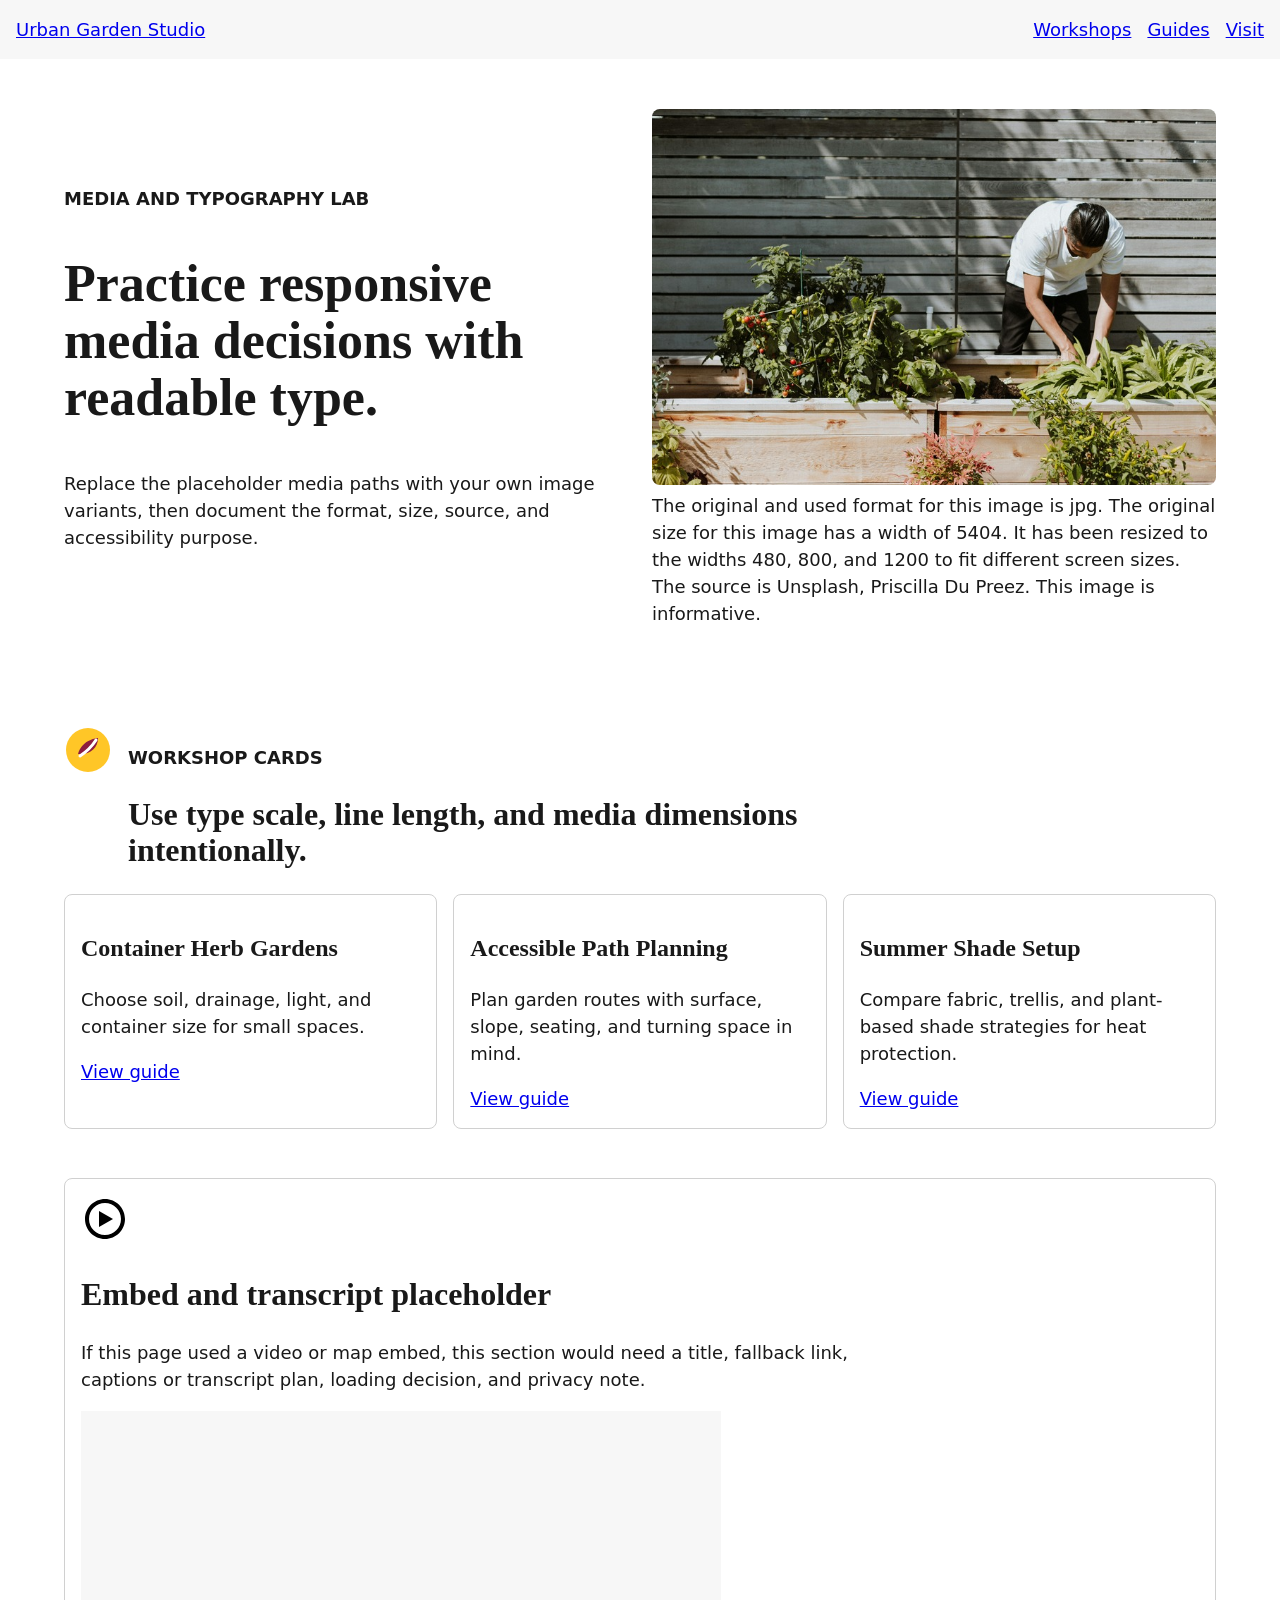
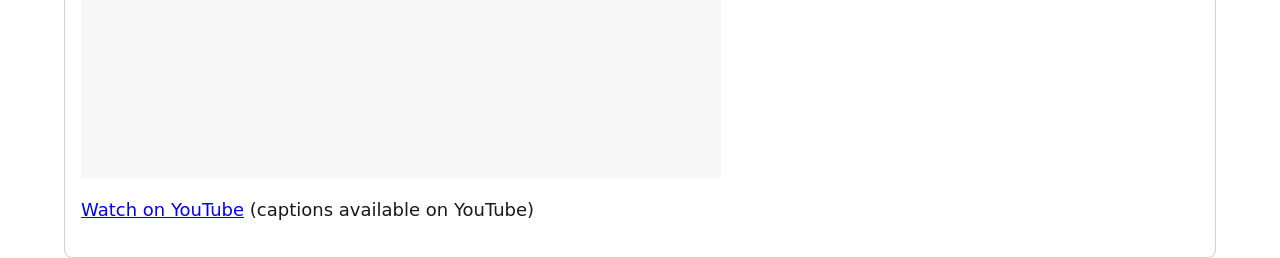
<file: index.html>
<!doctype html>
<html lang="en">
<head>
  <meta charset="utf-8">
  <meta name="viewport" content="width=device-width, initial-scale=1">
  <title>Urban Garden Studio</title>
  <link rel="stylesheet" href="styles.css">
</head>
<body>
  <header class="site-header">
    <a class="site-logo" href="#">Urban Garden Studio</a>
    <nav aria-label="Main navigation">
      <ul class="nav-list">
        <li><a aria-current="page" href="#">Workshops</a></li>
        <li><a href="#">Guides</a></li>
        <li><a href="#">Visit</a></li>
      </ul>
    </nav>
  </header>

  <main>
    <section class="hero">
      <div class="hero-text">
        <p class="eyebrow">Media and typography lab</p>
        <h1>Practice responsive media decisions with readable type.</h1>
        <p>Replace the placeholder media paths with your own image variants, then document the format, size, source, and accessibility purpose.</p>
      </div>
      <figure class="hero-media">
        <img
          src="assets/garden-800.jpg"
          srcset="assets/garden-480.jpg 480w,
                  assets/garden-800.jpg 800w,
                  assets/garden-1200.jpg 1200w"
          sizes="(min-width: 56rem) 50vw, 100vw"
          width="1200" height="800"
          alt="Man tending to outdoor garden">
        <figcaption>The original and used format for this image is jpg. The original size for this image has a width of 5404. It has been resized to the widths 480, 800, and 1200 to fit different screen sizes. The source is Unsplash, Priscilla Du Preez. This image is informative.</figcaption>
      </figure>
    </section>

    <section class="section">
      <div class="section-heading">
        <img class="section-icon" src="assets/sample-icon.svg" alt="" width="48" height="48">
        <div>
          <p class="eyebrow">Workshop cards</p>
          <h2>Use type scale, line length, and media dimensions intentionally.</h2>
        </div>
      </div>

      <div class="card-grid">
        <article class="card">
          <h3>Container Herb Gardens</h3>
          <p>Choose soil, drainage, light, and container size for small spaces.</p>
          <a href="#">View guide</a>
        </article>
        <article class="card">
          <h3>Accessible Path Planning</h3>
          <p>Plan garden routes with surface, slope, seating, and turning space in mind.</p>
          <a href="#">View guide</a>
        </article>
        <article class="card">
          <h3>Summer Shade Setup</h3>
          <p>Compare fabric, trellis, and plant-based shade strategies for heat protection.</p>
          <a href="#">View guide</a>
        </article>
      </div>
    </section>

    <section class="section media-check">
      <!--Added Video SVG Icon, purely decorative, sourced from Unsplash by Boxicons-->
      <img class="section-icon" src="assets/video-icon.svg" alt="" width="48" height="48">
      <h2>Embed and transcript placeholder</h2>
      <p>If this page used a video or map embed, this section would need a title, fallback link, captions or transcript plan, loading decision, and privacy note.</p>
      <div class="media-frame">
        <iframe
          src="https://www.youtube-nocookie.com/embed/FKF0ZcbIwfY"
          title="Garden workshop video"
          width="560" height="315"
          loading="lazy"
          allow="accelerometer; autoplay; clipboard-write; encrypted-media; gyroscope; picture-in-picture; web-share"
          referrerpolicy="strict-origin-when-cross-origin"
          allowfullscreen>
        </iframe>
      </div>
      <p><a href="https://www.youtube.com/watch?v=FKF0ZcbIwfY">Watch on YouTube</a> (captions available on YouTube)</p>
    </section>
  </main>
</body>
</html>
</file>
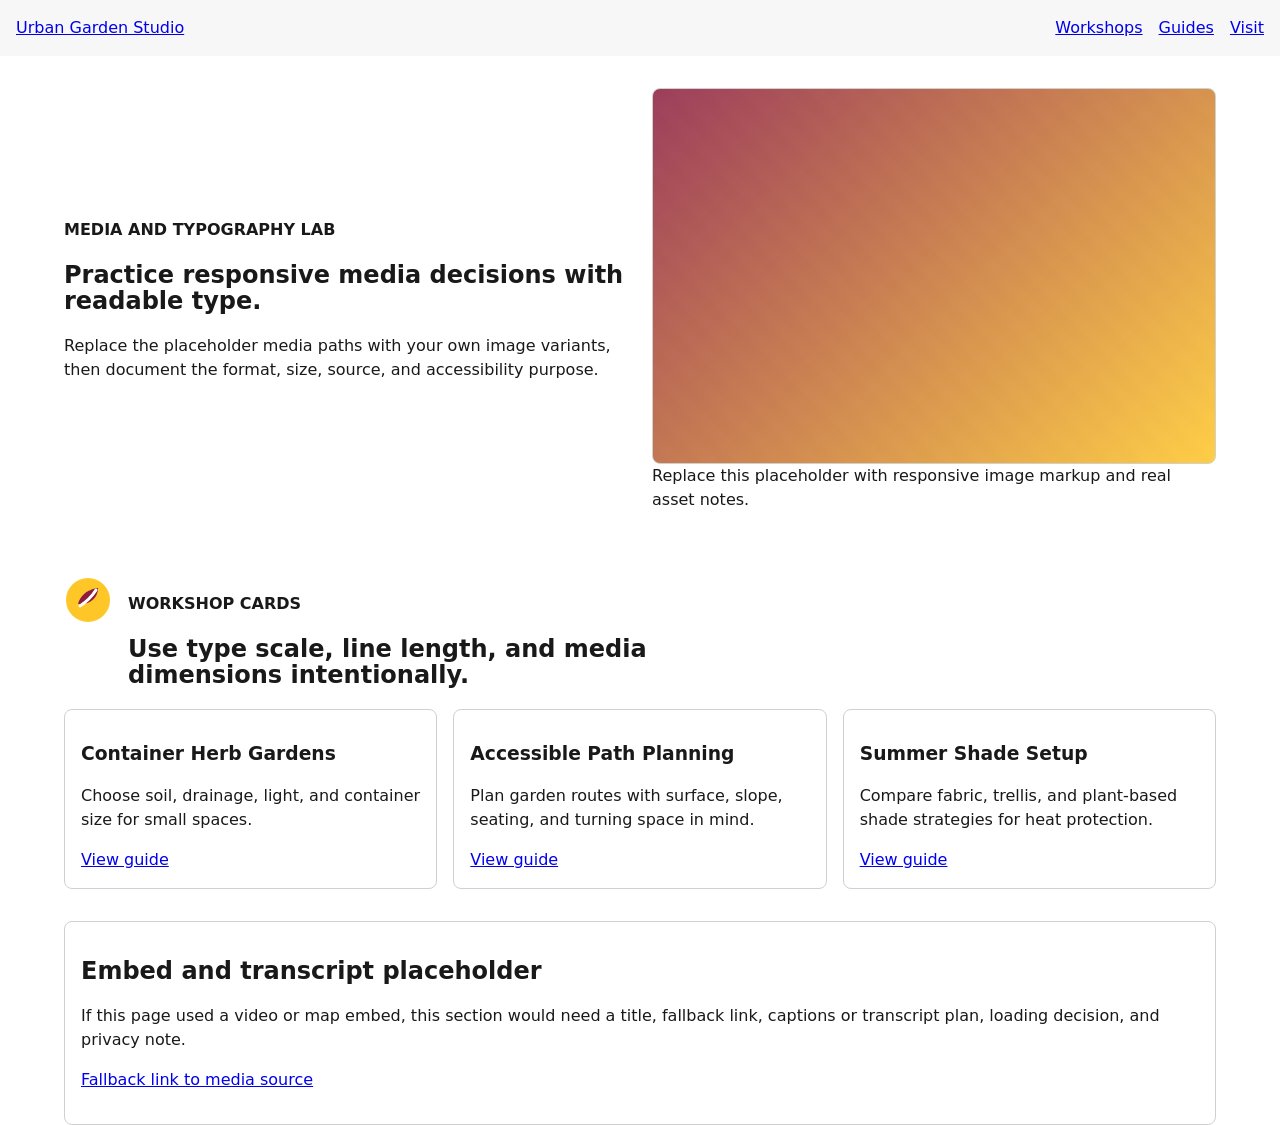
<file: media-typography-starter/index.html>
<!doctype html>
<html lang="en">
<head>
  <meta charset="utf-8">
  <meta name="viewport" content="width=device-width, initial-scale=1">
  <title>Urban Garden Studio</title>
  <link rel="stylesheet" href="styles.css">
</head>
<body>
  <header class="site-header">
    <a class="site-logo" href="#">Urban Garden Studio</a>
    <nav aria-label="Main navigation">
      <ul class="nav-list">
        <li><a aria-current="page" href="#">Workshops</a></li>
        <li><a href="#">Guides</a></li>
        <li><a href="#">Visit</a></li>
      </ul>
    </nav>
  </header>

  <main>
    <section class="hero">
      <div class="hero-text">
        <p class="eyebrow">Media and typography lab</p>
        <h1>Practice responsive media decisions with readable type.</h1>
        <p>Replace the placeholder media paths with your own image variants, then document the format, size, source, and accessibility purpose.</p>
      </div>
      <figure class="hero-media">
        <div class="placeholder-image" role="img" aria-label="Placeholder for a responsive garden workshop image"></div>
        <figcaption>Replace this placeholder with responsive image markup and real asset notes.</figcaption>
      </figure>
    </section>

    <section class="section">
      <div class="section-heading">
        <img class="section-icon" src="assets/sample-icon.svg" alt="" width="48" height="48">
        <div>
          <p class="eyebrow">Workshop cards</p>
          <h2>Use type scale, line length, and media dimensions intentionally.</h2>
        </div>
      </div>

      <div class="card-grid">
        <article class="card">
          <h3>Container Herb Gardens</h3>
          <p>Choose soil, drainage, light, and container size for small spaces.</p>
          <a href="#">View guide</a>
        </article>
        <article class="card">
          <h3>Accessible Path Planning</h3>
          <p>Plan garden routes with surface, slope, seating, and turning space in mind.</p>
          <a href="#">View guide</a>
        </article>
        <article class="card">
          <h3>Summer Shade Setup</h3>
          <p>Compare fabric, trellis, and plant-based shade strategies for heat protection.</p>
          <a href="#">View guide</a>
        </article>
      </div>
    </section>

    <section class="section media-check">
      <h2>Embed and transcript placeholder</h2>
      <p>If this page used a video or map embed, this section would need a title, fallback link, captions or transcript plan, loading decision, and privacy note.</p>
      <p><a href="#">Fallback link to media source</a></p>
    </section>
  </main>
</body>
</html>
</file>
<file: styles.css>
@layer reset, base, layout, components, utilities;

@layer reset {
  *,
  *::before,
  *::after {
    box-sizing: border-box;
  }

  body {
    margin: 0;
  }
}

@layer base {
  :root {
    --color-text: #191919;
    --color-surface: #ffffff;
    --color-muted: #f7f7f7;
    --color-accent: #8c1d40;
    --color-gold: #ffc627;
    --color-border: #d0d0d0;
    --font-body: system-ui, -apple-system, BlinkMacSystemFont, "Segoe UI", sans-serif;
    --font-heading: Georgia, "Times New Roman", serif;
    --step-0: clamp(1rem, 0.95rem + 0.25vw, 1.125rem);
    --step-1: clamp(1.25rem, 1.1rem + 0.6vw, 1.5rem);
    --step-2: clamp(1.5rem, 1.2rem + 1.2vw, 2rem);
    --step-4: clamp(2rem, 1.4rem + 2.5vw, 3.25rem);
    --space-8: clamp(2rem, 1.5rem + 2vw, 3.5rem);
    --measure: 68ch;
    --space-4: 1rem;
    --space-6: 1.5rem;

    --heading-line-height: 1.1;
    --body-line-height: 1.5;
  }

  body {
    color: var(--color-text);
    background: var(--color-surface);
    font-family: var(--font-body);
    font-size: var(--step-0);
    line-height: var(--body-line-height);
  }

  img,
  svg,
  video {
    max-inline-size: 100%;
    block-size: auto;
  }

  h1,
  h2,
  h3 {
    line-height: var(--heading-line-height);
    font-family: var(--font-heading);
  }
  
  h1 { 
    font-size: var(--step-4); 
  }
  
  h2 { 
    font-size: var(--step-2); 
  }
  
  h3 { 
    font-size: var(--step-1); 
  }
  
  p { 
    max-inline-size: var(--measure); 
  }

}

@layer layout {
  main {
    inline-size: min(100% - 2rem, 72rem);
    margin-inline: auto;
  }

  .hero {
    display: grid;
    gap: var(--space-6);
    padding-block: var(--space-8);
  }

  .section {
    padding-block: var(--space-8);
  }

  .card-grid {
    display: grid;
    grid-template-columns: repeat(auto-fit, minmax(min(18rem, 100%), 1fr));
    gap: var(--space-4);
  }

  @media (min-width: 56rem) {
    .hero {
      grid-template-columns: 1fr 1fr;
      align-items: center;
    }
  }

  .media-frame {
    aspect-ratio: 16 / 9;
    inline-size: 100%;
    max-inline-size: 40rem;
    background: var(--color-muted);
  }

  .media-frame iframe {
    inline-size: 100%;
    block-size: 100%;
    border: 0;
  }

}

@layer components {
  .site-header {
    display: flex;
    flex-wrap: wrap;
    gap: var(--space-4);
    justify-content: space-between;
    padding: var(--space-4);
    background: var(--color-muted);
  }

  .nav-list {
    display: flex;
    flex-wrap: wrap;
    gap: var(--space-4);
    padding: 0;
    margin: 0;
    list-style: none;
  }

  .hero-media {
    margin: 0;
  }

  .hero-media img,
  .placeholder-image {
    aspect-ratio: 3 / 2;
    border-radius: .5rem;
  }

  .hero-media img {
    object-fit: cover;
  }

  .placeholder-image {
    background:
      linear-gradient(135deg, var(--color-accent), var(--color-gold)),
      repeating-linear-gradient(45deg, var(--color-muted) 0 12px, var(--color-surface) 12px 24px);
    border: 1px solid var(--color-border);
  }

  .section-heading {
    display: flex;
    gap: var(--space-4);
    align-items: start;
    max-inline-size: var(--measure);
  }

  .card,
  .media-check {
    padding: var(--space-4);
    border: 1px solid var(--color-border);
    border-radius: .5rem;
    background: var(--color-surface);
  }
}

@layer utilities {
  .eyebrow {
    font-weight: 700;
    text-transform: uppercase;
  }
}
</file>
<file: media-typography-starter/styles.css>
@layer reset, base, layout, components, utilities;

@layer reset {
  *,
  *::before,
  *::after {
    box-sizing: border-box;
  }

  body {
    margin: 0;
  }
}

@layer base {
  :root {
    --color-text: #191919;
    --color-surface: #ffffff;
    --color-muted: #f7f7f7;
    --color-accent: #8c1d40;
    --color-gold: #ffc627;
    --font-body: system-ui, -apple-system, BlinkMacSystemFont, "Segoe UI", sans-serif;
    --step-0: 1rem;
    --step-2: 1.5rem;
    --step-4: 2.5rem;
    --measure: 68ch;
    --space-4: 1rem;
    --space-6: 1.5rem;
    --space-8: 2rem;
  }

  body {
    color: var(--color-text);
    background: var(--color-surface);
    font-family: var(--font-body);
    font-size: var(--step-0);
    line-height: 1.5;
  }

  img,
  svg,
  video {
    max-inline-size: 100%;
    block-size: auto;
  }

  h1,
  h2,
  h3 {
    line-height: 1.1;
  }
}

@layer layout {
  main {
    inline-size: min(100% - 2rem, 72rem);
    margin-inline: auto;
  }

  .hero {
    display: grid;
    gap: var(--space-6);
    padding-block: var(--space-8);
  }

  .section {
    padding-block: var(--space-8);
  }

  .card-grid {
    display: grid;
    grid-template-columns: repeat(auto-fit, minmax(min(18rem, 100%), 1fr));
    gap: var(--space-4);
  }

  @media (min-width: 56rem) {
    .hero {
      grid-template-columns: 1fr 1fr;
      align-items: center;
    }
  }
}

@layer components {
  .site-header {
    display: flex;
    flex-wrap: wrap;
    gap: var(--space-4);
    justify-content: space-between;
    padding: var(--space-4);
    background: var(--color-muted);
  }

  .nav-list {
    display: flex;
    flex-wrap: wrap;
    gap: var(--space-4);
    padding: 0;
    margin: 0;
    list-style: none;
  }

  .hero-media {
    margin: 0;
  }

  .hero-media img,
  .placeholder-image {
    aspect-ratio: 3 / 2;
    border-radius: .5rem;
  }

  .hero-media img {
    object-fit: cover;
  }

  .placeholder-image {
    background:
      linear-gradient(135deg, rgb(140 29 64 / .85), rgb(255 198 39 / .85)),
      repeating-linear-gradient(45deg, #f7f7f7 0 12px, #ffffff 12px 24px);
    border: 1px solid #d0d0d0;
  }

  .section-heading {
    display: flex;
    gap: var(--space-4);
    align-items: start;
    max-inline-size: var(--measure);
  }

  .card,
  .media-check {
    padding: var(--space-4);
    border: 1px solid #d0d0d0;
    border-radius: .5rem;
    background: var(--color-surface);
  }
}

@layer utilities {
  .eyebrow {
    font-weight: 700;
    text-transform: uppercase;
  }
}
</file>
